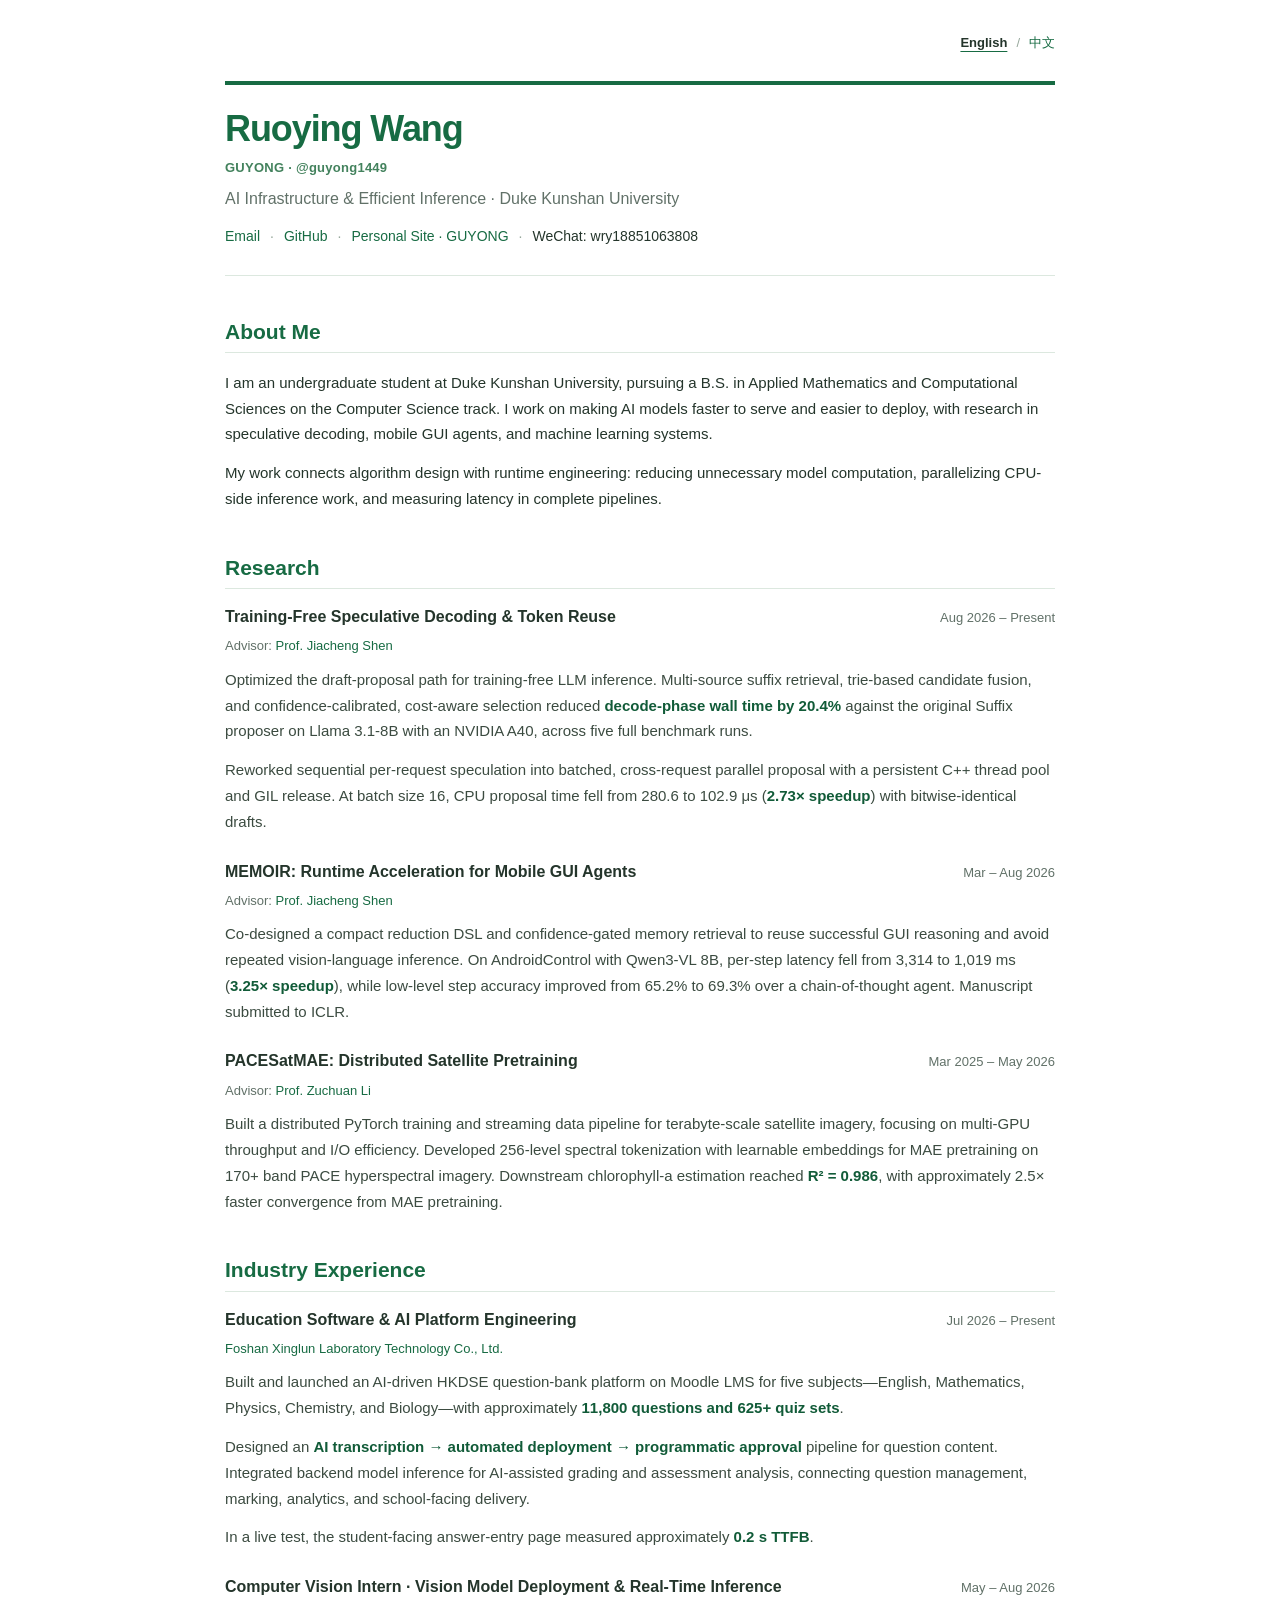
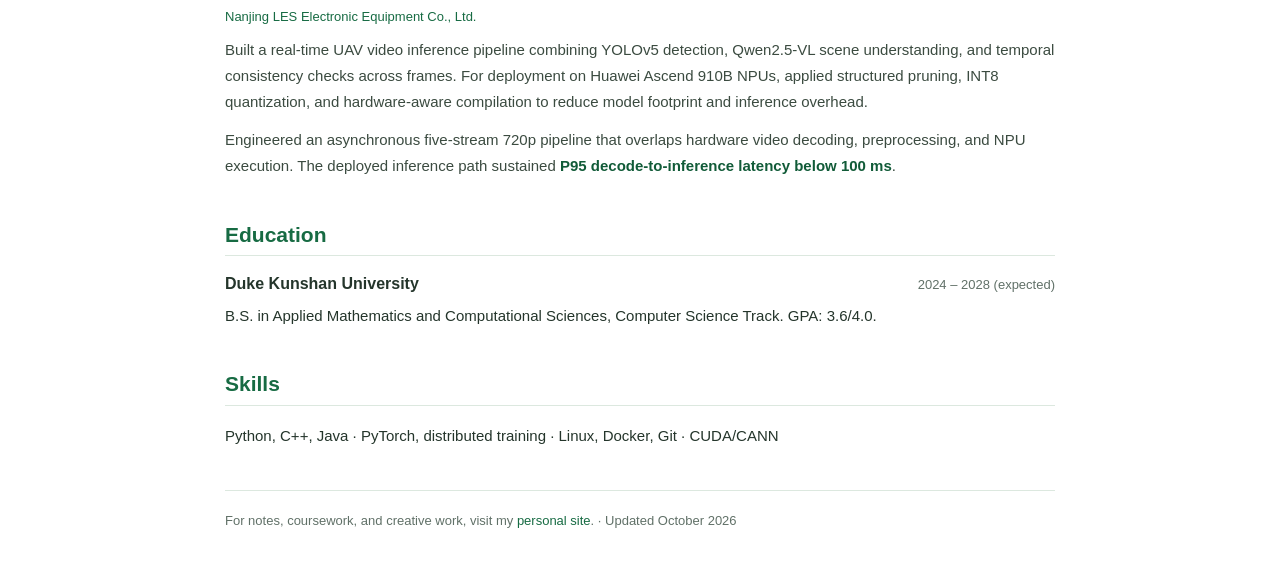
<file: index.html>
<!doctype html>
<html lang="en">
<head>
  <meta charset="utf-8">
  <meta name="viewport" content="width=device-width, initial-scale=1">
  <meta name="description" content="Ruoying Wang researches efficient model inference and deployment at Duke Kunshan University, including speculative decoding, mobile GUI agents, and NPU vision pipelines.">
  <meta property="og:type" content="website">
  <meta property="og:title" content="Ruoying Wang">
  <meta property="og:description" content="Research in efficient model inference, deployment, and machine learning systems.">
  <meta property="og:url" content="https://guyong1449.github.io/">
  <link rel="canonical" href="https://guyong1449.github.io/">
  <link rel="alternate" hreflang="en" href="https://guyong1449.github.io/">
  <link rel="alternate" hreflang="zh-CN" href="https://guyong1449.github.io/zh/">
  <link rel="icon" href="favicon.svg" type="image/svg+xml">
  <link rel="stylesheet" href="styles.css">
  <script type="application/ld+json">{"@context":"https://schema.org","@type":"Person","name":"Ruoying Wang","url":"https://guyong1449.github.io/","email":"mailto:rw335@duke.edu","affiliation":{"@type":"CollegeOrUniversity","name":"Duke Kunshan University"},"sameAs":["https://github.com/guyong1449","https://guyong.site/"]}</script>
  <title>Ruoying Wang</title>
</head>
<body>
  <main class="page">
    <nav class="lang-switch" aria-label="Language"><a href="./" lang="en" aria-current="page">English</a><span aria-hidden="true">/</span><a href="zh/" lang="zh-CN">中文</a></nav>
    <header class="intro">
      <h1>Ruoying Wang</h1>
      <p class="identity">GUYONG · @guyong1449</p>
      <p class="role">AI Infrastructure &amp; Efficient Inference · Duke Kunshan University</p>
      <p class="contacts"><a href="mailto:rw335@duke.edu">Email</a><span>·</span><a href="https://github.com/guyong1449">GitHub</a><span>·</span><a href="https://guyong.site/">Personal Site · GUYONG</a><span>·</span><span class="wechat">WeChat: wry18851063808</span></p>
    </header>

    <section aria-labelledby="about">
      <h2 id="about">About Me</h2>
      <p>I am an undergraduate student at Duke Kunshan University, pursuing a B.S. in Applied Mathematics and Computational Sciences on the Computer Science track. I work on making AI models faster to serve and easier to deploy, with research in speculative decoding, mobile GUI agents, and machine learning systems.</p>
      <p>My work connects algorithm design with runtime engineering: reducing unnecessary model computation, parallelizing CPU-side inference work, and measuring latency in complete pipelines.</p>
    </section>

    <section aria-labelledby="research">
      <h2 id="research">Research</h2>
      <article class="entry">
        <div class="entry-head"><h3>Training-Free Speculative Decoding &amp; Token Reuse</h3><span>Aug 2026 – Present</span></div>
        <p class="advisor">Advisor: <a href="https://faculty.dukekunshan.edu.cn/faculty_profiles/jiacheng-shen">Prof. Jiacheng Shen</a></p>
        <p>Optimized the draft-proposal path for training-free LLM inference. Multi-source suffix retrieval, trie-based candidate fusion, and confidence-calibrated, cost-aware selection reduced <strong>decode-phase wall time by 20.4%</strong> against the original Suffix proposer on Llama 3.1-8B with an NVIDIA A40, across five full benchmark runs.</p>
        <p>Reworked sequential per-request speculation into batched, cross-request parallel proposal with a persistent C++ thread pool and GIL release. At batch size 16, CPU proposal time fell from 280.6 to 102.9 μs (<strong>2.73× speedup</strong>) with bitwise-identical drafts.</p>
      </article>
      <article class="entry">
        <div class="entry-head"><h3>MEMOIR: Runtime Acceleration for Mobile GUI Agents</h3><span>Mar – Aug 2026</span></div>
        <p class="advisor">Advisor: <a href="https://faculty.dukekunshan.edu.cn/faculty_profiles/jiacheng-shen">Prof. Jiacheng Shen</a></p>
        <p>Co-designed a compact reduction DSL and confidence-gated memory retrieval to reuse successful GUI reasoning and avoid repeated vision-language inference. On AndroidControl with Qwen3-VL 8B, per-step latency fell from 3,314 to 1,019 ms (<strong>3.25× speedup</strong>), while low-level step accuracy improved from 65.2% to 69.3% over a chain-of-thought agent. Manuscript submitted to ICLR.</p>
      </article>
      <article class="entry">
        <div class="entry-head"><h3>PACESatMAE: Distributed Satellite Pretraining</h3><span>Mar 2025 – May 2026</span></div>
        <p class="advisor">Advisor: <a href="https://faculty.dukekunshan.edu.cn/faculty_profiles/zuchuan-li">Prof. Zuchuan Li</a></p>
        <p>Built a distributed PyTorch training and streaming data pipeline for terabyte-scale satellite imagery, focusing on multi-GPU throughput and I/O efficiency. Developed 256-level spectral tokenization with learnable embeddings for MAE pretraining on 170+ band PACE hyperspectral imagery. Downstream chlorophyll-a estimation reached <strong>R² = 0.986</strong>, with approximately 2.5× faster convergence from MAE pretraining.</p>
      </article>
    </section>

    <section aria-labelledby="experience">
      <h2 id="experience">Industry Experience</h2>
      <article class="entry">
        <div class="entry-head"><h3>Education Software &amp; AI Platform Engineering</h3><span>Jul 2026 – Present</span></div>
        <p class="affiliation"><a href="https://hanlunls.cn/moban8223/">Foshan Xinglun Laboratory Technology Co., Ltd.</a></p>
        <p>Built and launched an AI-driven HKDSE question-bank platform on Moodle LMS for five subjects—English, Mathematics, Physics, Chemistry, and Biology—with approximately <strong>11,800 questions and 625+ quiz sets</strong>.</p>
        <p>Designed an <strong>AI transcription → automated deployment → programmatic approval</strong> pipeline for question content. Integrated backend model inference for AI-assisted grading and assessment analysis, connecting question management, marking, analytics, and school-facing delivery.</p>
        <p>In a live test, the student-facing answer-entry page measured approximately <strong>0.2 s TTFB</strong>.</p>
      </article>
      <article class="entry">
        <div class="entry-head"><h3>Computer Vision Intern · Vision Model Deployment &amp; Real-Time Inference</h3><span>May – Aug 2026</span></div>
        <p class="affiliation"><a href="https://28.cetc.com.cn/28/319820/319825/1810125/index.html">Nanjing LES Electronic Equipment Co., Ltd.</a></p>
        <p>Built a real-time UAV video inference pipeline combining YOLOv5 detection, Qwen2.5-VL scene understanding, and temporal consistency checks across frames. For deployment on Huawei Ascend 910B NPUs, applied structured pruning, INT8 quantization, and hardware-aware compilation to reduce model footprint and inference overhead.</p>
        <p>Engineered an asynchronous five-stream 720p pipeline that overlaps hardware video decoding, preprocessing, and NPU execution. The deployed inference path sustained <strong>P95 decode-to-inference latency below 100 ms</strong>.</p>
      </article>
    </section>

    <section aria-labelledby="education">
      <h2 id="education">Education</h2>
      <div class="entry-head"><h3>Duke Kunshan University</h3><span>2024 – 2028 (expected)</span></div>
      <p>B.S. in Applied Mathematics and Computational Sciences, Computer Science Track. GPA: 3.6/4.0.</p>
    </section>

    <section aria-labelledby="skills">
      <h2 id="skills">Skills</h2>
      <p>Python, C++, Java · PyTorch, distributed training · Linux, Docker, Git · CUDA/CANN</p>
    </section>

    <footer><p>For notes, coursework, and creative work, visit my <a href="https://guyong.site/">personal site</a>. · Updated October 2026</p></footer>
  </main>
</body>
</html>
</file>
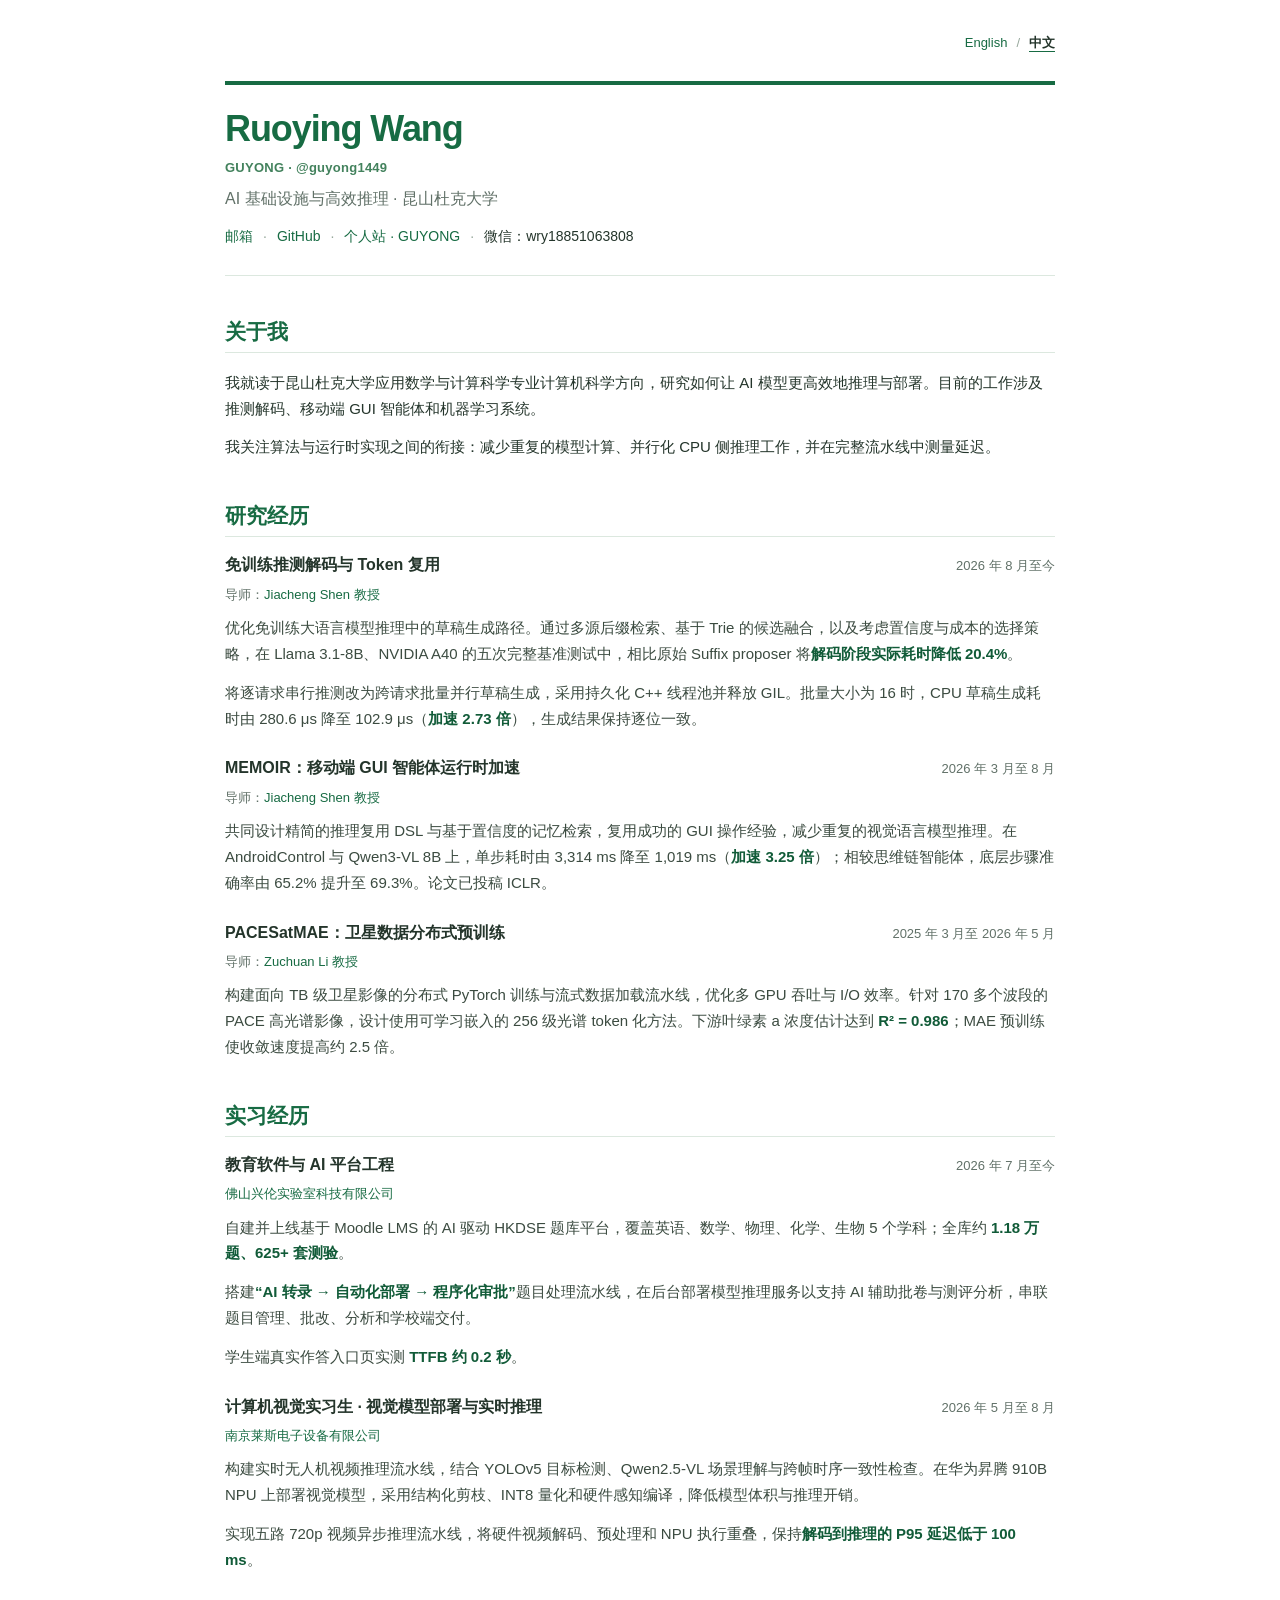
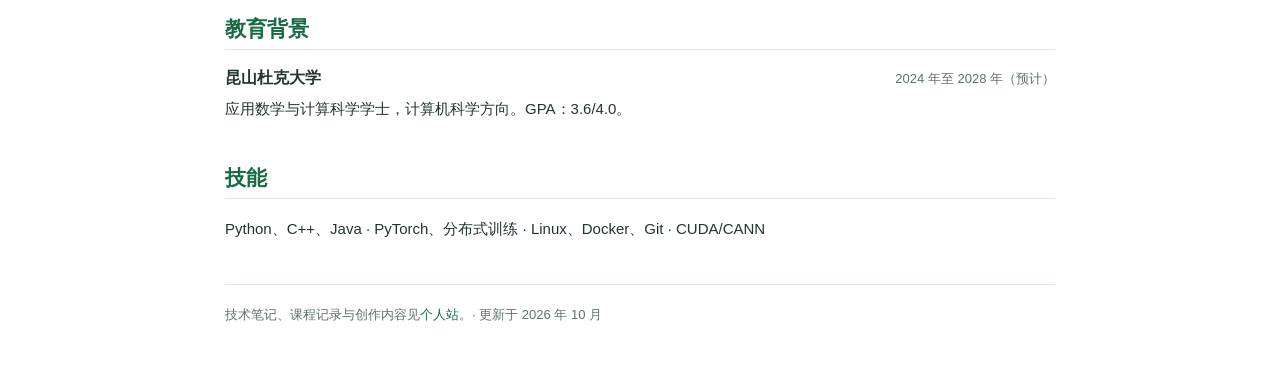
<file: zh/index.html>
<!doctype html>
<html lang="zh-CN">
<head>
  <meta charset="utf-8">
  <meta name="viewport" content="width=device-width, initial-scale=1">
  <meta name="description" content="Ruoying Wang，昆山杜克大学本科生，研究高效模型推理、部署与机器学习系统，包括推测解码、移动端 GUI 智能体和视觉推理流水线。">
  <meta property="og:type" content="website">
  <meta property="og:title" content="Ruoying Wang">
  <meta property="og:description" content="高效模型推理、部署与机器学习系统。">
  <meta property="og:url" content="https://guyong1449.github.io/zh/">
  <link rel="canonical" href="https://guyong1449.github.io/zh/">
  <link rel="alternate" hreflang="en" href="https://guyong1449.github.io/">
  <link rel="alternate" hreflang="zh-CN" href="https://guyong1449.github.io/zh/">
  <link rel="icon" href="../favicon.svg" type="image/svg+xml">
  <link rel="stylesheet" href="../styles.css">
  <script type="application/ld+json">{"@context":"https://schema.org","@type":"Person","name":"Ruoying Wang","url":"https://guyong1449.github.io/","email":"mailto:rw335@duke.edu","affiliation":{"@type":"CollegeOrUniversity","name":"Duke Kunshan University"},"sameAs":["https://github.com/guyong1449","https://guyong.site/"]}</script>
  <title>Ruoying Wang</title>
</head>
<body>
  <main class="page">
    <nav class="lang-switch" aria-label="语言切换"><a href="../" lang="en">English</a><span aria-hidden="true">/</span><a href="./" lang="zh-CN" aria-current="page">中文</a></nav>
    <header class="intro">
      <h1>Ruoying Wang</h1>
      <p class="identity">GUYONG · @guyong1449</p>
      <p class="role">AI 基础设施与高效推理 · 昆山杜克大学</p>
      <p class="contacts"><a href="mailto:rw335@duke.edu">邮箱</a><span>·</span><a href="https://github.com/guyong1449">GitHub</a><span>·</span><a href="https://guyong.site/">个人站 · GUYONG</a><span>·</span><span class="wechat">微信：wry18851063808</span></p>
    </header>

    <section aria-labelledby="about">
      <h2 id="about">关于我</h2>
      <p>我就读于昆山杜克大学应用数学与计算科学专业计算机科学方向，研究如何让 AI 模型更高效地推理与部署。目前的工作涉及推测解码、移动端 GUI 智能体和机器学习系统。</p>
      <p>我关注算法与运行时实现之间的衔接：减少重复的模型计算、并行化 CPU 侧推理工作，并在完整流水线中测量延迟。</p>
    </section>

    <section aria-labelledby="research">
      <h2 id="research">研究经历</h2>
      <article class="entry">
        <div class="entry-head"><h3>免训练推测解码与 Token 复用</h3><span>2026 年 8 月至今</span></div>
        <p class="advisor">导师：<a href="https://faculty.dukekunshan.edu.cn/faculty_profiles/jiacheng-shen">Jiacheng Shen 教授</a></p>
        <p>优化免训练大语言模型推理中的草稿生成路径。通过多源后缀检索、基于 Trie 的候选融合，以及考虑置信度与成本的选择策略，在 Llama 3.1-8B、NVIDIA A40 的五次完整基准测试中，相比原始 Suffix proposer 将<strong>解码阶段实际耗时降低 20.4%</strong>。</p>
        <p>将逐请求串行推测改为跨请求批量并行草稿生成，采用持久化 C++ 线程池并释放 GIL。批量大小为 16 时，CPU 草稿生成耗时由 280.6 μs 降至 102.9 μs（<strong>加速 2.73 倍</strong>），生成结果保持逐位一致。</p>
      </article>
      <article class="entry">
        <div class="entry-head"><h3>MEMOIR：移动端 GUI 智能体运行时加速</h3><span>2026 年 3 月至 8 月</span></div>
        <p class="advisor">导师：<a href="https://faculty.dukekunshan.edu.cn/faculty_profiles/jiacheng-shen">Jiacheng Shen 教授</a></p>
        <p>共同设计精简的推理复用 DSL 与基于置信度的记忆检索，复用成功的 GUI 操作经验，减少重复的视觉语言模型推理。在 AndroidControl 与 Qwen3-VL 8B 上，单步耗时由 3,314 ms 降至 1,019 ms（<strong>加速 3.25 倍</strong>）；相较思维链智能体，底层步骤准确率由 65.2% 提升至 69.3%。论文已投稿 ICLR。</p>
      </article>
      <article class="entry">
        <div class="entry-head"><h3>PACESatMAE：卫星数据分布式预训练</h3><span>2025 年 3 月至 2026 年 5 月</span></div>
        <p class="advisor">导师：<a href="https://faculty.dukekunshan.edu.cn/faculty_profiles/zuchuan-li">Zuchuan Li 教授</a></p>
        <p>构建面向 TB 级卫星影像的分布式 PyTorch 训练与流式数据加载流水线，优化多 GPU 吞吐与 I/O 效率。针对 170 多个波段的 PACE 高光谱影像，设计使用可学习嵌入的 256 级光谱 token 化方法。下游叶绿素 a 浓度估计达到 <strong>R² = 0.986</strong>；MAE 预训练使收敛速度提高约 2.5 倍。</p>
      </article>
    </section>

    <section aria-labelledby="experience">
      <h2 id="experience">实习经历</h2>
      <article class="entry">
        <div class="entry-head"><h3>教育软件与 AI 平台工程</h3><span>2026 年 7 月至今</span></div>
        <p class="affiliation"><a href="https://hanlunls.cn/moban8223/">佛山兴伦实验室科技有限公司</a></p>
        <p>自建并上线基于 Moodle LMS 的 AI 驱动 HKDSE 题库平台，覆盖英语、数学、物理、化学、生物 5 个学科；全库约 <strong>1.18 万题、625+ 套测验</strong>。</p>
        <p>搭建<strong>“AI 转录 → 自动化部署 → 程序化审批”</strong>题目处理流水线，在后台部署模型推理服务以支持 AI 辅助批卷与测评分析，串联题目管理、批改、分析和学校端交付。</p>
        <p>学生端真实作答入口页实测 <strong>TTFB 约 0.2 秒</strong>。</p>
      </article>
      <article class="entry">
        <div class="entry-head"><h3>计算机视觉实习生 · 视觉模型部署与实时推理</h3><span>2026 年 5 月至 8 月</span></div>
        <p class="affiliation"><a href="https://28.cetc.com.cn/28/319820/319825/1810125/index.html">南京莱斯电子设备有限公司</a></p>
        <p>构建实时无人机视频推理流水线，结合 YOLOv5 目标检测、Qwen2.5-VL 场景理解与跨帧时序一致性检查。在华为昇腾 910B NPU 上部署视觉模型，采用结构化剪枝、INT8 量化和硬件感知编译，降低模型体积与推理开销。</p>
        <p>实现五路 720p 视频异步推理流水线，将硬件视频解码、预处理和 NPU 执行重叠，保持<strong>解码到推理的 P95 延迟低于 100 ms</strong>。</p>
      </article>
    </section>

    <section aria-labelledby="education">
      <h2 id="education">教育背景</h2>
      <div class="entry-head"><h3>昆山杜克大学</h3><span>2024 年至 2028 年（预计）</span></div>
      <p>应用数学与计算科学学士，计算机科学方向。GPA：3.6/4.0。</p>
    </section>

    <section aria-labelledby="skills">
      <h2 id="skills">技能</h2>
      <p>Python、C++、Java · PyTorch、分布式训练 · Linux、Docker、Git · CUDA/CANN</p>
    </section>

    <footer><p>技术笔记、课程记录与创作内容见<a href="https://guyong.site/">个人站</a>。· 更新于 2026 年 10 月</p></footer>
  </main>
</body>
</html>
</file>
<file: styles.css>
:root{color-scheme:light;--text:#24352b;--muted:#617168;--accent:#176b43;--link:#176b43;--rule:#dce8df}
*{box-sizing:border-box}
html{scroll-behavior:smooth}
body{margin:0;background:#fff;color:var(--text);font-family:Arial,Helvetica,sans-serif;font-size:15px;line-height:1.72}
.page{width:min(100% - 40px,830px);margin:0 auto;padding:64px 0 50px}
.lang-switch{display:flex;justify-content:flex-end;align-items:center;gap:9px;margin:-32px 0 27px;font-size:13px}.lang-switch a[aria-current="page"]{font-weight:700;color:var(--text);text-decoration:underline;text-decoration-color:var(--accent);text-underline-offset:4px}.lang-switch span{color:#97a89c}
.intro{padding-bottom:26px;border-top:4px solid var(--accent);border-bottom:1px solid var(--rule);margin-bottom:42px;padding-top:22px}
h1{font-size:36px;line-height:1.2;letter-spacing:-.03em;margin:0 0 6px;font-weight:700;color:var(--accent)}
.identity{margin:0 0 6px;color:#43825d;font-size:13px;font-weight:700;letter-spacing:.02em}
.role{color:var(--muted);margin:0 0 12px;font-size:16px}
.contacts{display:flex;flex-wrap:wrap;gap:10px;margin:0;font-size:14px}.contacts span{color:#97a89c}
.contacts .wechat{color:var(--text)}
a{color:var(--link);text-decoration:none}a:hover{text-decoration:underline}a:focus-visible{outline:2px solid var(--link);outline-offset:3px}
section{margin:0 0 42px}h2{font-size:21px;line-height:1.3;margin:0 0 17px;font-weight:700;color:var(--accent);border-bottom:1px solid var(--rule);padding-bottom:7px}h3{font-size:16px;line-height:1.4;margin:0;font-weight:700}p{margin:0 0 13px}section>p:last-child,.entry p:last-child{margin-bottom:0}strong{color:#115b38}
.entry{margin:0 0 26px}.entry:last-child{margin-bottom:0}.entry-head{display:flex;align-items:baseline;justify-content:space-between;gap:12px;margin-bottom:6px}.entry-head span{flex:none;color:var(--muted);font-size:13px;white-space:nowrap}.entry p{color:#3b4b40}.entry .advisor,.entry .affiliation{font-size:13px;color:var(--muted);margin-bottom:9px}
footer{border-top:1px solid var(--rule);padding-top:19px;color:var(--muted);font-size:13px}footer p{margin:0}
@media(max-width:600px){.page{width:min(100% - 36px,830px);padding-top:34px}.lang-switch{margin:-17px 0 22px}.intro{margin-bottom:35px}h1{font-size:31px}section{margin-bottom:36px}.entry-head{display:block}.entry-head span{display:block;margin-top:3px}.entry{margin-bottom:23px}}
</file>
